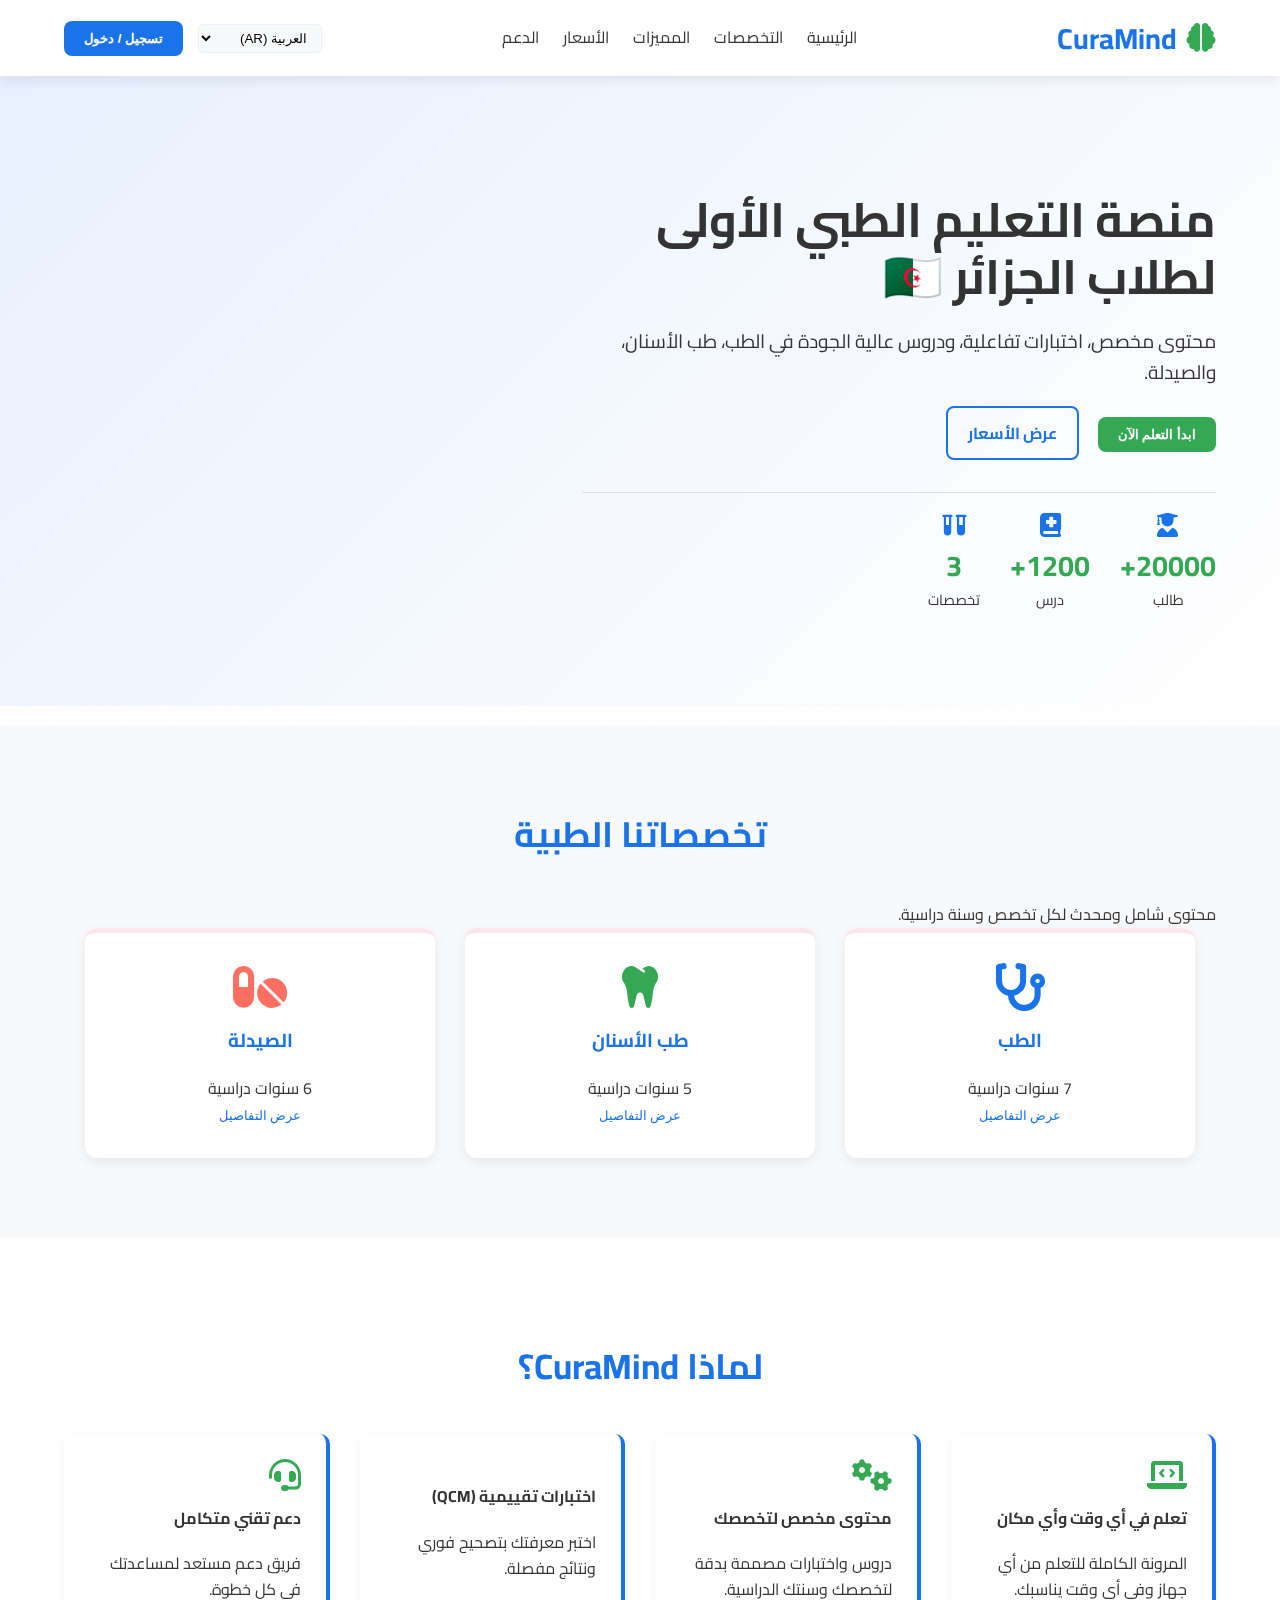
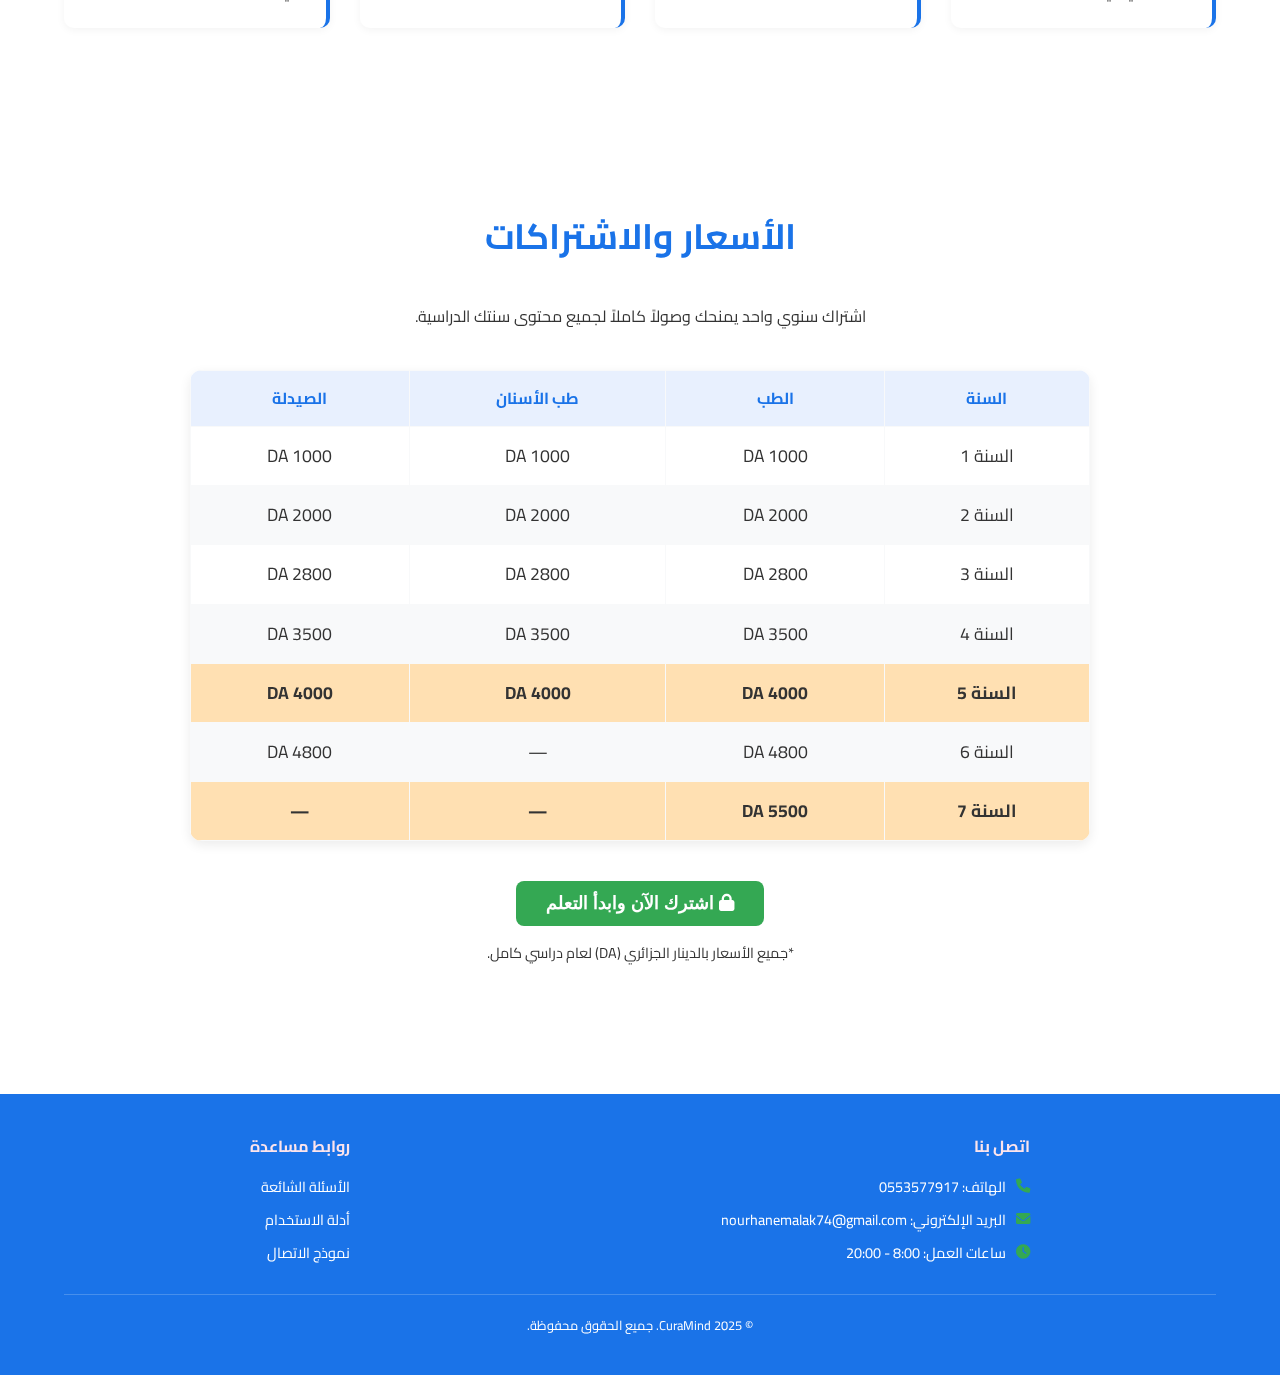
<file: CuraMind-platform/index.html>
<!DOCTYPE html>
<html lang="ar">
<head>
    <meta charset="UTF-8">
    <meta name="viewport" content="width=device-width, initial-scale=1.0">
    <title data-lang-key="title">CuraMind | منصة التعليم الطبي الأولى في الجزائر</title>
    <link rel="stylesheet" href="styles.css">
    <link rel="stylesheet" href="https://cdnjs.cloudflare.com/ajax/libs/font-awesome/6.0.0-beta3/css/all.min.css">
    <link href="https://fonts.googleapis.com/css2?family=Cairo:wght@400;700&display=swap" rel="stylesheet">
</head>
<body>

    <header id="main-header">
        <div class="logo-container">
            <i class="fas fa-brain logo-icon"></i>
            <span class="logo-text">CuraMind</span>
        </div>
        <nav class="main-nav">
            <a href="index.html" data-lang-key="nav_home">الرئيسية</a>
            <a href="#specialties-section" data-lang-key="nav_specialties">التخصصات</a>
            <a href="#features-section" data-lang-key="nav_features">المميزات</a>
            <a href="#pricing-section" data-lang-key="nav_pricing">الأسعار</a>
            <a href="#support-section" data-lang-key="nav_support">الدعم</a>
        </nav>
        <div class="header-actions">
            <select id="language-switcher" class="lang-switcher">
                <option value="ar">العربية (AR)</option>
                <option value="fr">Français (FR)</option>
                <option value="en">English (EN)</option>
            </select>
            <button class="btn btn-primary" id="auth-btn" data-lang-key="btn_login_register">
                تسجيل / دخول
            </button>
        </div>
    </header>

    <section id="hero-section" class="section">
        <div class="hero-content">
            <h1 data-lang-key="hero_title">منصة التعليم الطبي الأولى لطلاب الجزائر 🇩🇿</h1>
            <p data-lang-key="hero_subtitle">محتوى مخصص، اختبارات تفاعلية، ودروس عالية الجودة في الطب، طب الأسنان، والصيدلة.</p>
            <div class="cta-buttons">
                <button class="btn btn-accent cta-btn" data-lang-key="btn_start_learning">ابدأ التعلم الآن</button>
                <a href="#pricing-section" class="btn btn-secondary cta-btn" data-lang-key="btn_view_pricing">عرض الأسعار</a>
            </div>
            <div class="stats-bar">
                <div class="stat-item">
                    <i class="fas fa-user-graduate"></i>
                    <span class="stat-number" id="students-count">20000+</span>
                    <span class="stat-label" data-lang-key="stat_students">طالب</span>
                </div>
                <div class="stat-item">
                    <i class="fas fa-book-medical"></i>
                    <span class="stat-number" id="lessons-count">1200+</span>
                    <span class="stat-label" data-lang-key="stat_lessons">درس</span>
                </div>
                <div class="stat-item">
                    <i class="fas fa-vials"></i>
                    <span class="stat-number" id="specialties-count">3</span>
                    <span class="stat-label" data-lang-key="stat_specialties">تخصصات</span>
                </div>
            </div>
        </div>
        </section>

    <section id="specialties-section" class="section">
        <h2 data-lang-key="sec_specialties_title">تخصصاتنا الطبية</h2>
        <p data-lang-key="sec_specialties_subtitle">محتوى شامل ومحدث لكل تخصص وسنة دراسية.</p>
        <div class="specialties-grid">
            <div class="specialty-card" data-specialty="medicine">
                <i class="fas fa-stethoscope card-icon"></i>
                <h3 data-lang-key="spec_med_title">الطب</h3>
                <p data-lang-key="spec_med_years">7 سنوات دراسية</p>
                <button class="btn btn-link" data-lang-key="btn_view_details">عرض التفاصيل</button>
            </div>
            <div class="specialty-card" data-specialty="dentistry">
                <i class="fas fa-tooth card-icon"></i>
                <h3 data-lang-key="spec_dent_title">طب الأسنان</h3>
                <p data-lang-key="spec_dent_years">5 سنوات دراسية</p>
                <button class="btn btn-link" data-lang-key="btn_view_details">عرض التفاصيل</button>
            </div>
            <div class="specialty-card" data-specialty="pharmacy">
                <i class="fas fa-pills card-icon"></i>
                <h3 data-lang-key="spec_pharm_title">الصيدلة</h3>
                <p data-lang-key="spec_pharm_years">6 سنوات دراسية</p>
                <button class="btn btn-link" data-lang-key="btn_view_details">عرض التفاصيل</button>
            </div>
        </div>
    </section>

    <section id="features-section" class="section">
        <h2 data-lang-key="sec_features_title">لماذا CuraMind؟</h2>
        <div class="features-grid">
            <div class="feature-item">
                <i class="fas fa-laptop-code"></i>
                <h4 data-lang-key="feat_time_title">تعلم في أي وقت وأي مكان</h4>
                <p data-lang-key="feat_time_desc">المرونة الكاملة للتعلم من أي جهاز وفي أي وقت يناسبك.</p>
            </div>
            <div class="feature-item">
                <i class="fas fa-cogs"></i>
                <h4 data-lang-key="feat_custom_title">محتوى مخصص لتخصصك</h4>
                <p data-lang-key="feat_custom_desc">دروس واختبارات مصممة بدقة لتخصصك وسنتك الدراسية.</p>
            </div>
            <div class="feature-item">
                <i class="fas fa-clipboard-question"></i>
                <h4 data-lang-key="feat_qcm_title">اختبارات تقييمية (QCM)</h4>
                <p data-lang-key="feat_qcm_desc">اختبر معرفتك بتصحيح فوري ونتائج مفصلة.</p>
            </div>
            <div class="feature-item">
                <i class="fas fa-headset"></i>
                <h4 data-lang-key="feat_support_title">دعم تقني متكامل</h4>
                <p data-lang-key="feat_support_desc">فريق دعم مستعد لمساعدتك في كل خطوة.</p>
            </div>
        </div>
    </section>

    <section id="pricing-section" class="section">
        <h2 data-lang-key="sec_pricing_title"><i class="fas fa-money-bill-wave"></i> الأسعار والاشتراكات</h2>
        <p data-lang-key="sec_pricing_subtitle">اشتراك سنوي واحد يمنحك وصولاً كاملاً لجميع محتوى سنتك الدراسية.</p>

        <div class="pricing-table-container">
            <table class="pricing-table">
                <thead>
                    <tr>
                        <th data-lang-key="table_year">السنة</th>
                        <th data-lang-key="spec_med_title">الطب</th>
                        <th data-lang-key="spec_dent_title">طب الأسنان</th>
                        <th data-lang-key="spec_pharm_title">الصيدلة</th>
                    </tr>
                </thead>
                <tbody id="pricing-table-body">
                    </tbody>
            </table>
        </div>
        
        <div class="payment-cta">
            <button class="btn btn-accent cta-btn" id="subscribe-cta-btn" onclick="document.getElementById('auth-btn').click()">
                <i class="fas fa-lock"></i> <span data-lang-key="btn_secure_subscribe">اشترك الآن وابدأ التعلم</span>
            </button>
            <p data-lang-key="payment_note" style="margin-top: 15px; font-size: 0.9em;">*جميع الأسعار بالدينار الجزائري (DA) لعام دراسي كامل.</p>
        </div>
    </section>
    
    <footer id="support-section">
        <div class="footer-content">
            <div class="contact-info">
                <h4 data-lang-key="footer_contact">اتصل بنا</h4>
                <p><i class="fas fa-phone"></i> <span data-lang-key="footer_phone">الهاتف: 0553577917</span></p>
                <p><i class="fas fa-envelope"></i> <span data-lang-key="footer_email">البريد الإلكتروني: nourhanemalak74@gmail.com</span></p>
                <p><i class="fas fa-clock"></i> <span data-lang-key="footer_hours">ساعات العمل: 8:00 - 20:00</span></p>
            </div>
            <div class="help-links">
                <h4 data-lang-key="footer_help">روابط مساعدة</h4>
                <ul>
                    <li><a href="#" data-lang-key="link_faq">الأسئلة الشائعة</a></li>
                    <li><a href="#" data-lang-key="link_guides">أدلة الاستخدام</a></li>
                    <li><a href="#" data-lang-key="link_contact_form">نموذج الاتصال</a></li>
                </ul>
            </div>
        </div>
        <div class="footer-bottom">
            <p>&copy; 2025 CuraMind. <span data-lang-key="footer_rights">جميع الحقوق محفوظة.</span></p>
        </div>
    </footer>

    <script src="payment.js"></script>
    <script src="app.js"></script>
    <script src="auth.js"></script>
    <script>
        // تحميل جدول الأسعار عند تحميل الصفحة (يتطلب بيانات PRICING من payment.js)
        document.addEventListener('DOMContentLoaded', () => {
            const pricingBody = document.getElementById('pricing-table-body');
            const pricingData = window.PRICING;
            const maxYears = 7;
            
            if (pricingBody && pricingData) {
                for (let year = 1; year <= maxYears; year++) {
                    const row = pricingBody.insertRow();
                    row.innerHTML = `
                        <td>السنة ${year}</td>
                        <td data-price-spec="medicine">${pricingData.medicine[year] ? `${pricingData.medicine[year]} ${pricingData.currency}` : '—'}</td>
                        <td data-price-spec="dentistry">${pricingData.dentistry[year] ? `${pricingData.dentistry[year]} ${pricingData.currency}` : '—'}</td>
                        <td data-price-spec="pharmacy">${pricingData.pharmacy[year] ? `${pricingData.pharmacy[year]} ${pricingData.currency}` : '—'}</td>
                    `;
                    
                    if (year === maxYears || (year === 5 && pricingData.dentistry[year])) {
                        row.classList.add('highlight-row');
                    }
                }
            }
        });
    </script>
</body>
</html>
</file>
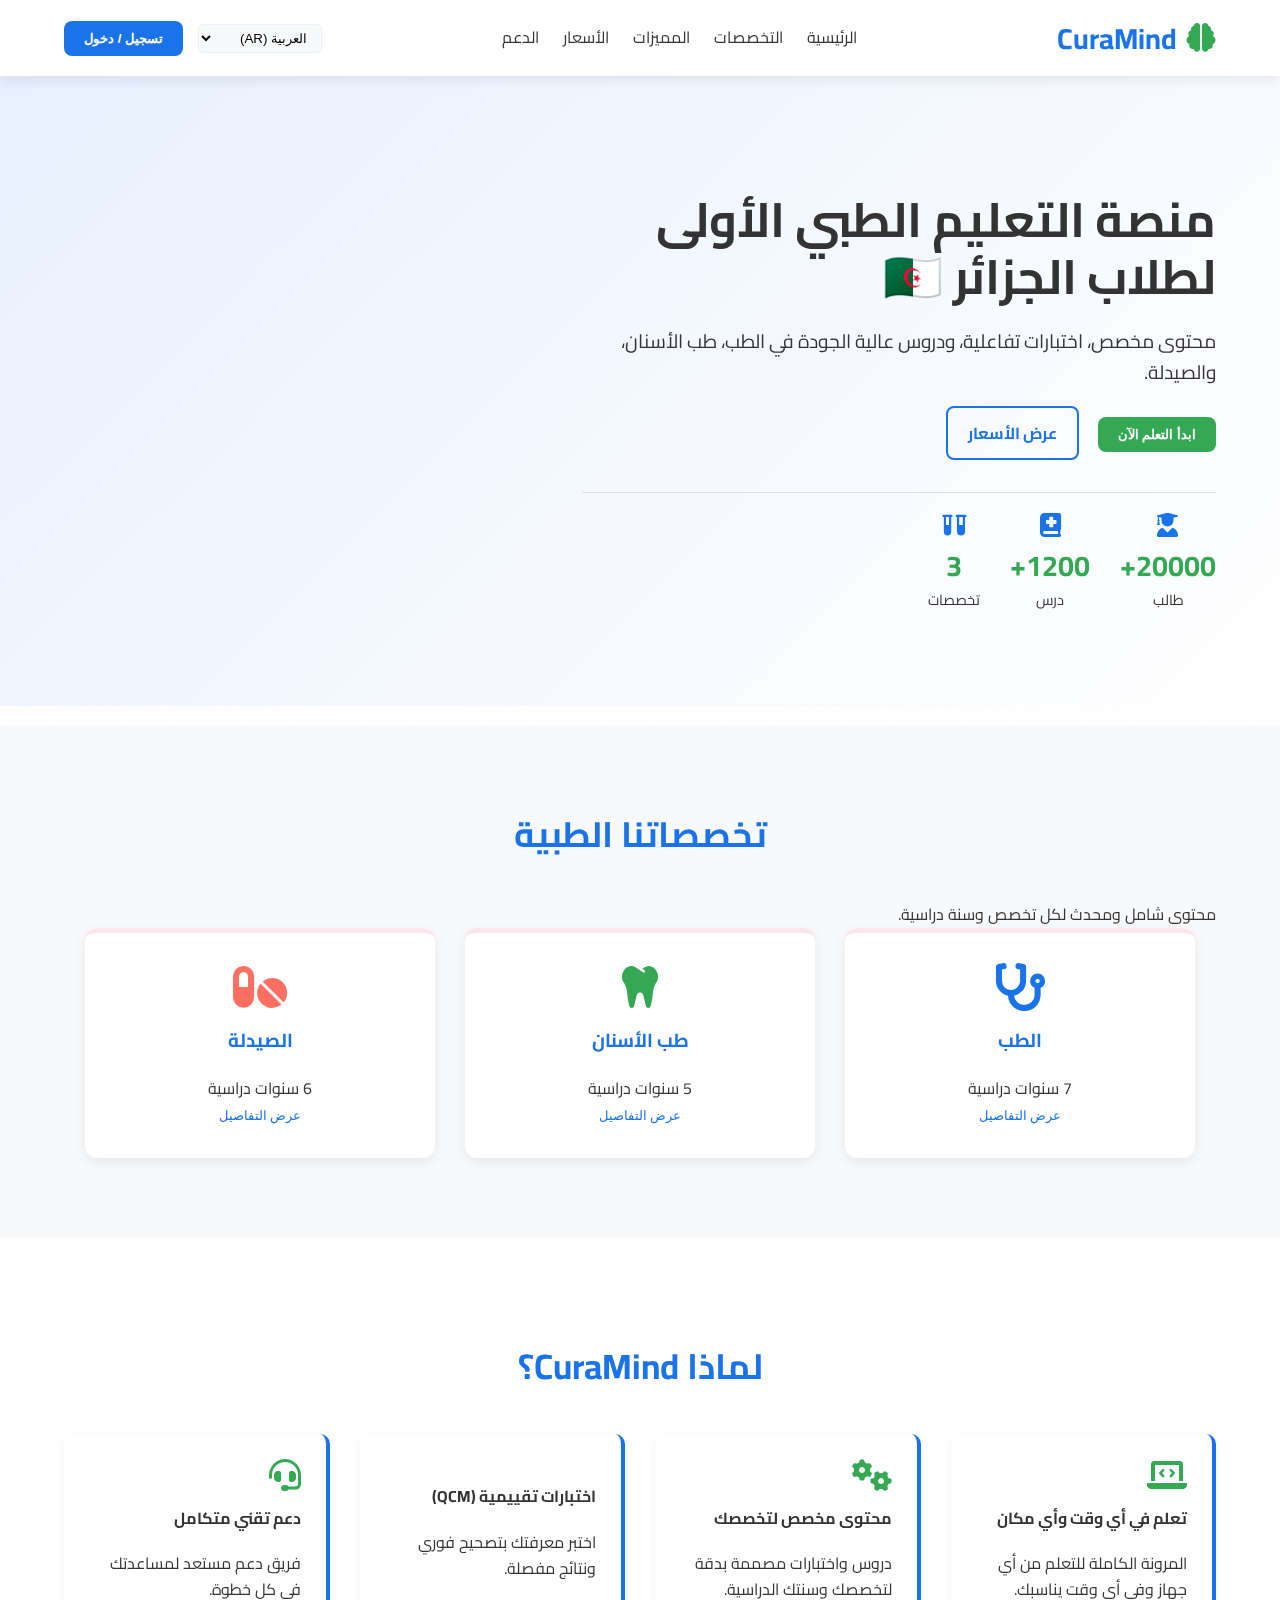
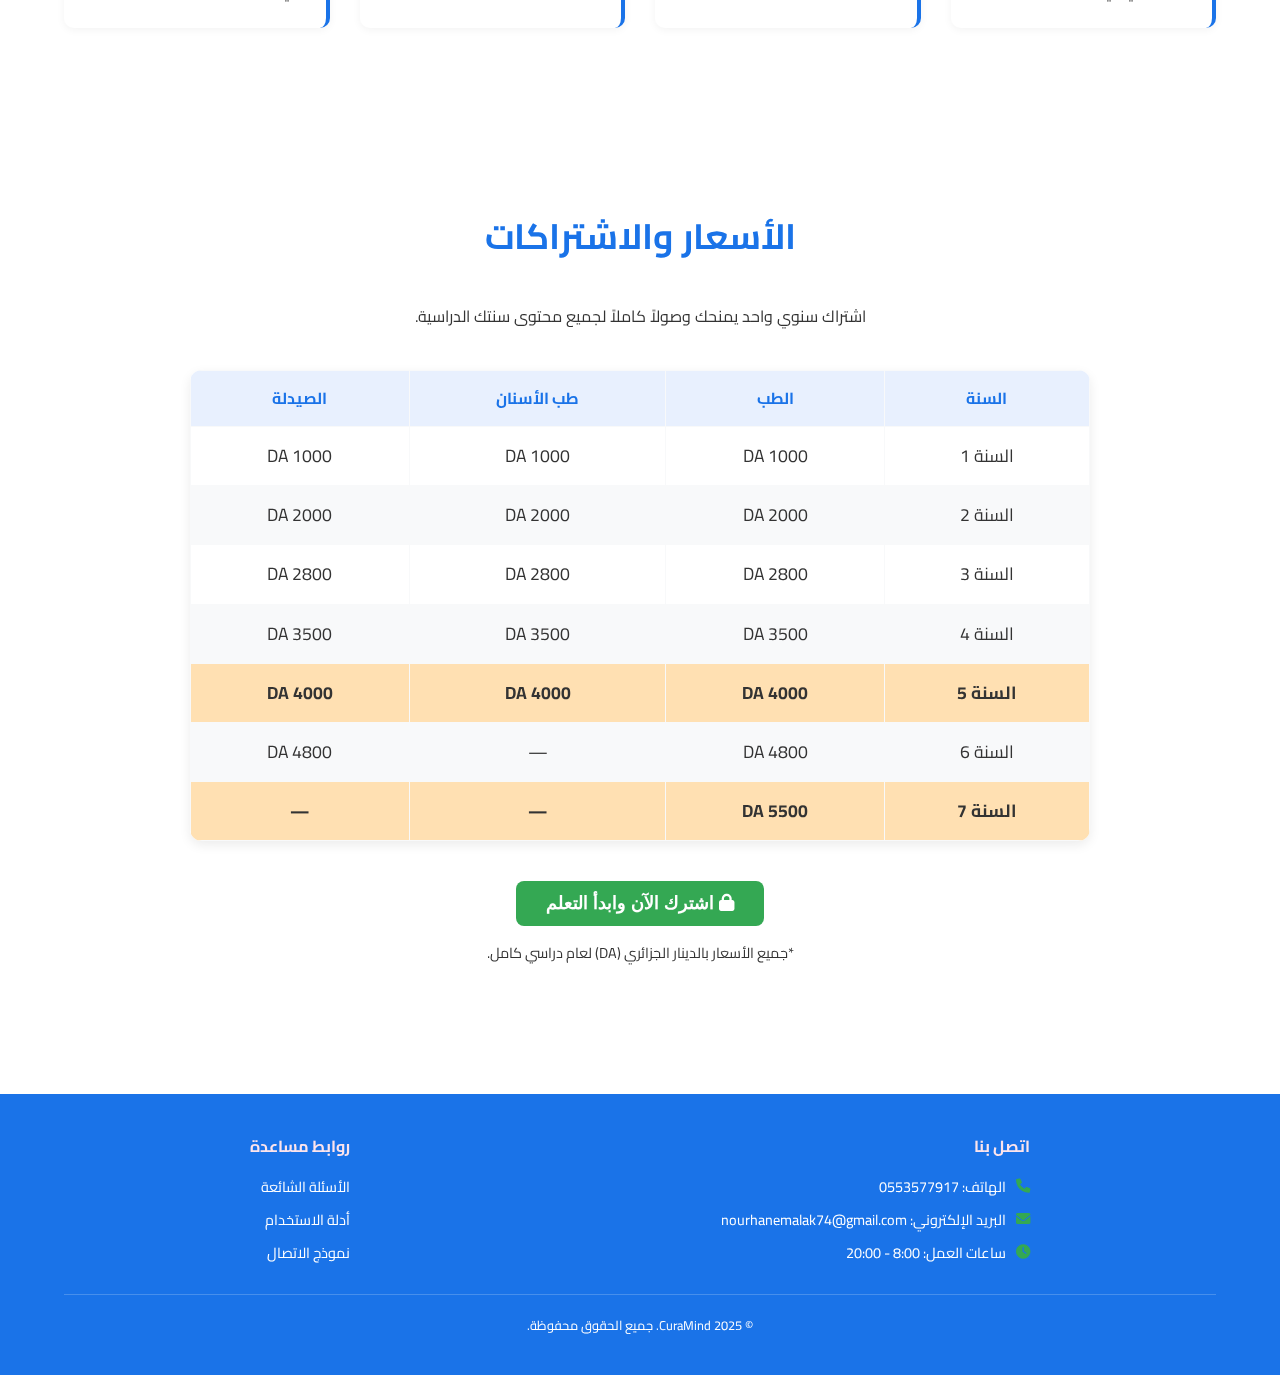
<file: CuraMind-platform/dashboard.html>
<!DOCTYPE html>
<html lang="ar">
<head>
    <meta charset="UTF-8">
    <meta name="viewport" content="width=device-width, initial-scale=1.0">
    <title data-lang-key="admin_dash_title">لوحة المشرف | CuraMind</title>
    <link rel="stylesheet" href="styles.css">
    <link rel="stylesheet" href="https://cdnjs.cloudflare.com/ajax/libs/font-awesome/6.0.0-beta3/css/all.min.css">
    <link href="https://fonts.googleapis.com/css2?family=Cairo:wght@400;700&display=swap" rel="stylesheet">
    <style>
        /* تصميم خاص بلوحة المشرف */
        .dashboard-container { display: flex; min-height: 100vh; }
        .sidebar { width: 280px; background-color: #34495e; color: var(--medical-white); padding: 20px; box-shadow: 2px 0 10px rgba(0, 0, 0, 0.3); position: sticky; top: 0; height: 100vh; }
        .sidebar h3 { color: var(--accent-green); }
        .main-content { flex-grow: 1; padding: 40px; background-color: var(--professional-gray); }
        .action-card { background-color: var(--medical-white); padding: 20px; border-radius: 10px; margin-bottom: 20px; box-shadow: var(--shadow-light); border-right: 5px solid var(--medical-blue); }
        .form-group { margin-bottom: 15px; }
        .form-group label { display: block; margin-bottom: 5px; font-weight: 700; }
        .form-group input[type="text"], .form-group textarea, .form-group select, .form-group input[type="number"] { width: 100%; padding: 10px; border: 1px solid #ccc; border-radius: 5px; }
        .content-table { width: 100%; border-collapse: collapse; margin-top: 20px; }
        .content-table th, .content-table td { border: 1px solid #ddd; padding: 12px; text-align: right; }
        .content-table th { background-color: var(--soft-blue); color: var(--medical-blue); }
    </style>
</head>
<body>
    <div class="dashboard-container">
        <aside class="sidebar">
            <div class="logo-container" style="justify-content: center; margin-bottom: 30px;">
                <i class="fas fa-user-shield logo-icon" style="color: var(--soft-pink);"></i>
                <span class="logo-text">Admin</span>
            </div>
            <h3 data-lang-key="admin_welcome">لوحة تحكم المشرف</h3>
            <nav id="sidebar-nav">
                <a href="#content" onclick="showSection('content')"><i class="fas fa-list-ul"></i> <span data-lang-key="admin_nav_content">إدارة المحتوى</span></a>
                <a href="#add-lesson" onclick="showSection('add-lesson')"><i class="fas fa-plus-circle"></i> <span data-lang-key="admin_nav_add">إضافة درس جديد</span></a>
                <a href="#payments" onclick="showSection('payments')"><i class="fas fa-money-check-alt"></i> <span data-lang-key="admin_nav_payments">إدارة الدفع</span></a>
                <a href="#users" onclick="showSection('users')"><i class="fas fa-users"></i> <span data-lang-key="admin_nav_users">إدارة المستخدمين</span></a>
            </nav>
            <button class="btn btn-secondary" onclick="window.logout()" style="width: 100%; margin-top: 50px;"><i class="fas fa-sign-out-alt"></i> <span data-lang-key="btn_logout">تسجيل الخروج</span></button>
        </aside>

        <main class="main-content">
            <h1 style="color: var(--medical-blue);" data-lang-key="admin_main_title">نظام إدارة منصة CuraMind</h1>
            
            <section id="content" class="action-card dashboard-section">
                <h2 data-lang-key="sec_manage_content">إدارة جميع الدروس</h2>
                <table class="content-table">
                    <thead>
                        <tr>
                            <th>ID</th>
                            <th data-lang-key="table_title">العنوان</th>
                            <th data-lang-key="table_spec">التخصص</th>
                            <th data-lang-key="table_year">السنة</th>
                            <th data-lang-key="table_actions">الإجراءات</th>
                        </tr>
                    </thead>
                    <tbody id="content-table-body">
                        </tbody>
                </table>
            </section>
            
            <section id="add-lesson" class="action-card dashboard-section" style="display:none;">
                <h2 data-lang-key="sec_add_lesson">إضافة/تعديل درس</h2>
                <form id="lesson-form">
                    <input type="hidden" id="lesson-id">
                    <div class="form-group">
                        <label for="lesson-title" data-lang-key="label_title">عنوان الدرس:</label>
                        <input type="text" id="lesson-title" required>
                    </div>
                    <div class="form-group">
                        <label for="lesson-specialty" data-lang-key="label_specialty">التخصص:</label>
                        <select id="lesson-specialty" required>
                            <option value="medicine" data-lang-key="spec_med_title">الطب</option>
                            <option value="dentistry" data-lang-key="spec_dent_title">طب الأسنان</option>
                            <option value="pharmacy" data-lang-key="spec_pharm_title">الصيدلة</option>
                        </select>
                    </div>
                    <div class="form-group">
                        <label for="lesson-year" data-lang-key="label_year">السنة الدراسية (1-7):</label>
                        <input type="number" id="lesson-year" min="1" max="7" required>
                    </div>
                    <div class="form-group">
                        <label for="lesson-content" data-lang-key="label_content">المحتوى النصي:</label>
                        <textarea id="lesson-content" rows="6" required></textarea>
                    </div>
                    <div class="form-group">
                        <label for="lesson-video" data-lang-key="label_video_url">رابط فيديو (YouTube Embed):</label>
                        <input type="text" id="lesson-video">
                    </div>
                    <div class="form-group">
                        <label for="lesson-qcm" data-lang-key="label_qcm">اختبارات QCM (JSON):</label>
                        <textarea id="lesson-qcm" rows="4"></textarea>
                    </div>
                    <button type="submit" class="btn btn-accent"><i class="fas fa-save"></i> <span data-lang-key="btn_save_lesson">حفظ الدرس</span></button>
                    <button type="button" class="btn btn-secondary" onclick="resetForm()"><i class="fas fa-times-circle"></i> <span data-lang-key="btn_cancel">إلغاء</span></button>
                    <button type="button" class="btn btn-primary" onclick="window.previewLesson()"><i class="fas fa-eye"></i> <span data-lang-key="btn_preview">معاينة</span></button>
                </form>
            </section>

            <section id="payments" class="action-card dashboard-section" style="display:none;">
                <h2 data-lang-key="sec_manage_payments">إدارة نظام الدفع</h2>
                <p data-lang-key="payment_mock_desc">هنا يتم إدارة سجلات المدفوعات وتحديث حالة اشتراكات الطلاب.</p>
                <h4 data-lang-key="payment_pricing_table">جدول الأسعار الحالي:</h4>
                <pre id="pricing-display"></pre>
                <button class="btn btn-primary" onclick="alert('سيتم فتح واجهة تعديل الأسعار')"><i class="fas fa-edit"></i> <span data-lang-key="btn_edit_pricing">تعديل الأسعار</span></button>
            </section>

            <section id="users" class="action-card dashboard-section" style="display:none;">
                <h2 data-lang-key="sec_manage_users">إدارة المستخدمين</h2>
                <p data-lang-key="users_mock_desc">هنا يتم عرض قائمة الطلاب وإدارة صلاحيات المشرفين وحالة الاشتراكات.</p>
                <p>يمكن للمشرفين الإطلاع على قائمة المستخدمين هنا (يتم تخزينهم في localStorage)</p>
            </section>

        </main>
    </div>
    <script src="app.js"></script>
    <script src="auth.js"></script>
    <script src="content-manager.js"></script>
    <script>
        // التحقق من صلاحيات المشرف والتوجيه
        document.addEventListener('DOMContentLoaded', () => {
            const user = JSON.parse(localStorage.getItem('curamind_session'));
            
            if (!user || user.role !== 'admin') {
                alert("غير مصرح لك بالوصول. يرجى تسجيل الدخول كمشرف.");
                window.location.href = 'index.html';
                return;
            }
            
            window.loadContentTable();
            document.getElementById('pricing-display').textContent = JSON.stringify(window.PRICING, null, 2);
            window.showSection('content'); 
        });
        
        window.showSection = function(sectionId) {
            document.querySelectorAll('.dashboard-section').forEach(sec => sec.style.display = 'none');
            document.getElementById(sectionId).style.display = 'block';
            
            document.querySelectorAll('#sidebar-nav a').forEach(a => a.classList.remove('active'));
            document.querySelector(`a[href="#${sectionId}"]`).classList.add('active');
        }

        window.resetForm = function() {
            document.getElementById('lesson-form').reset();
            document.getElementById('lesson-id').value = '';
        }
        
        window.previewLesson = function() {
            const title = document.getElementById('lesson-title').value;
            const content = document.getElementById('lesson-content').value;
            alert(`معاينة الدرس:\nالعنوان: ${title}\nالمحتوى (أول 50 حرف): ${content.substring(0, 50)}...`);
        }
    </script>
</body>
</html>
</file>
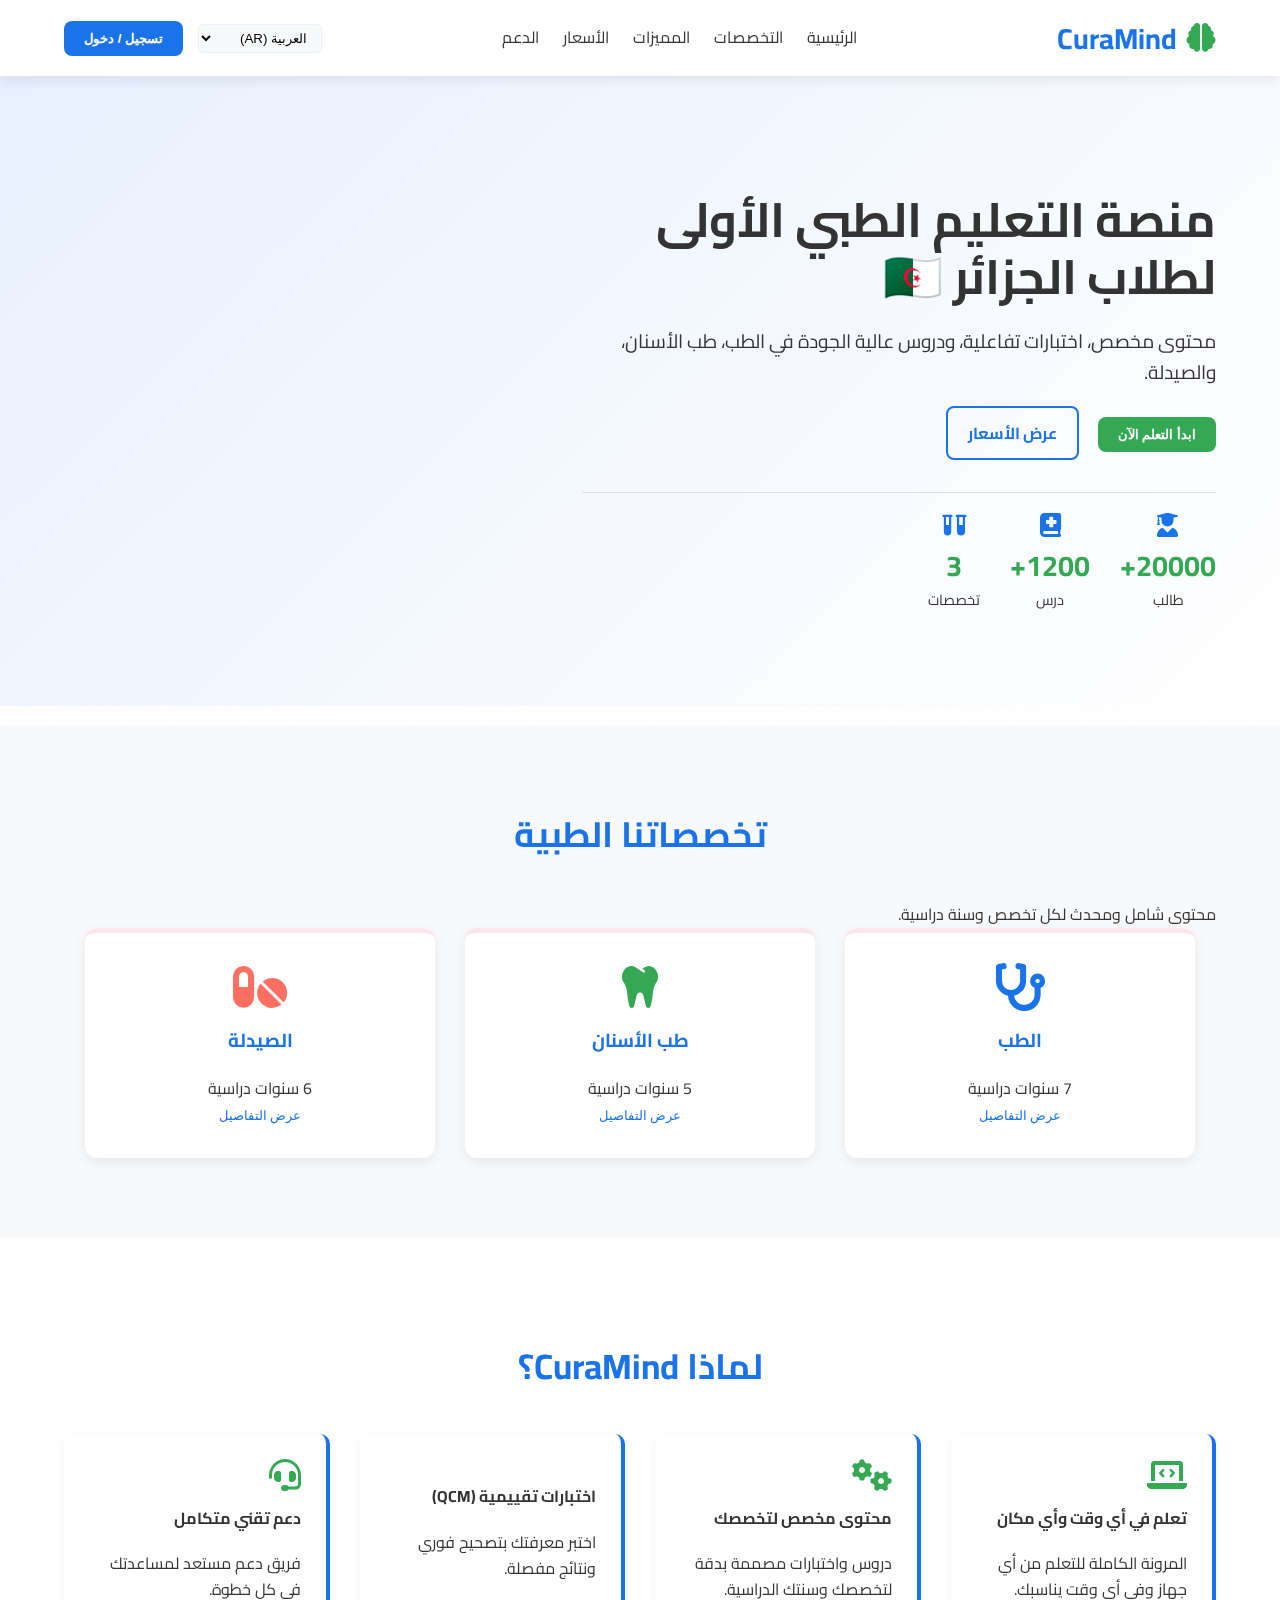
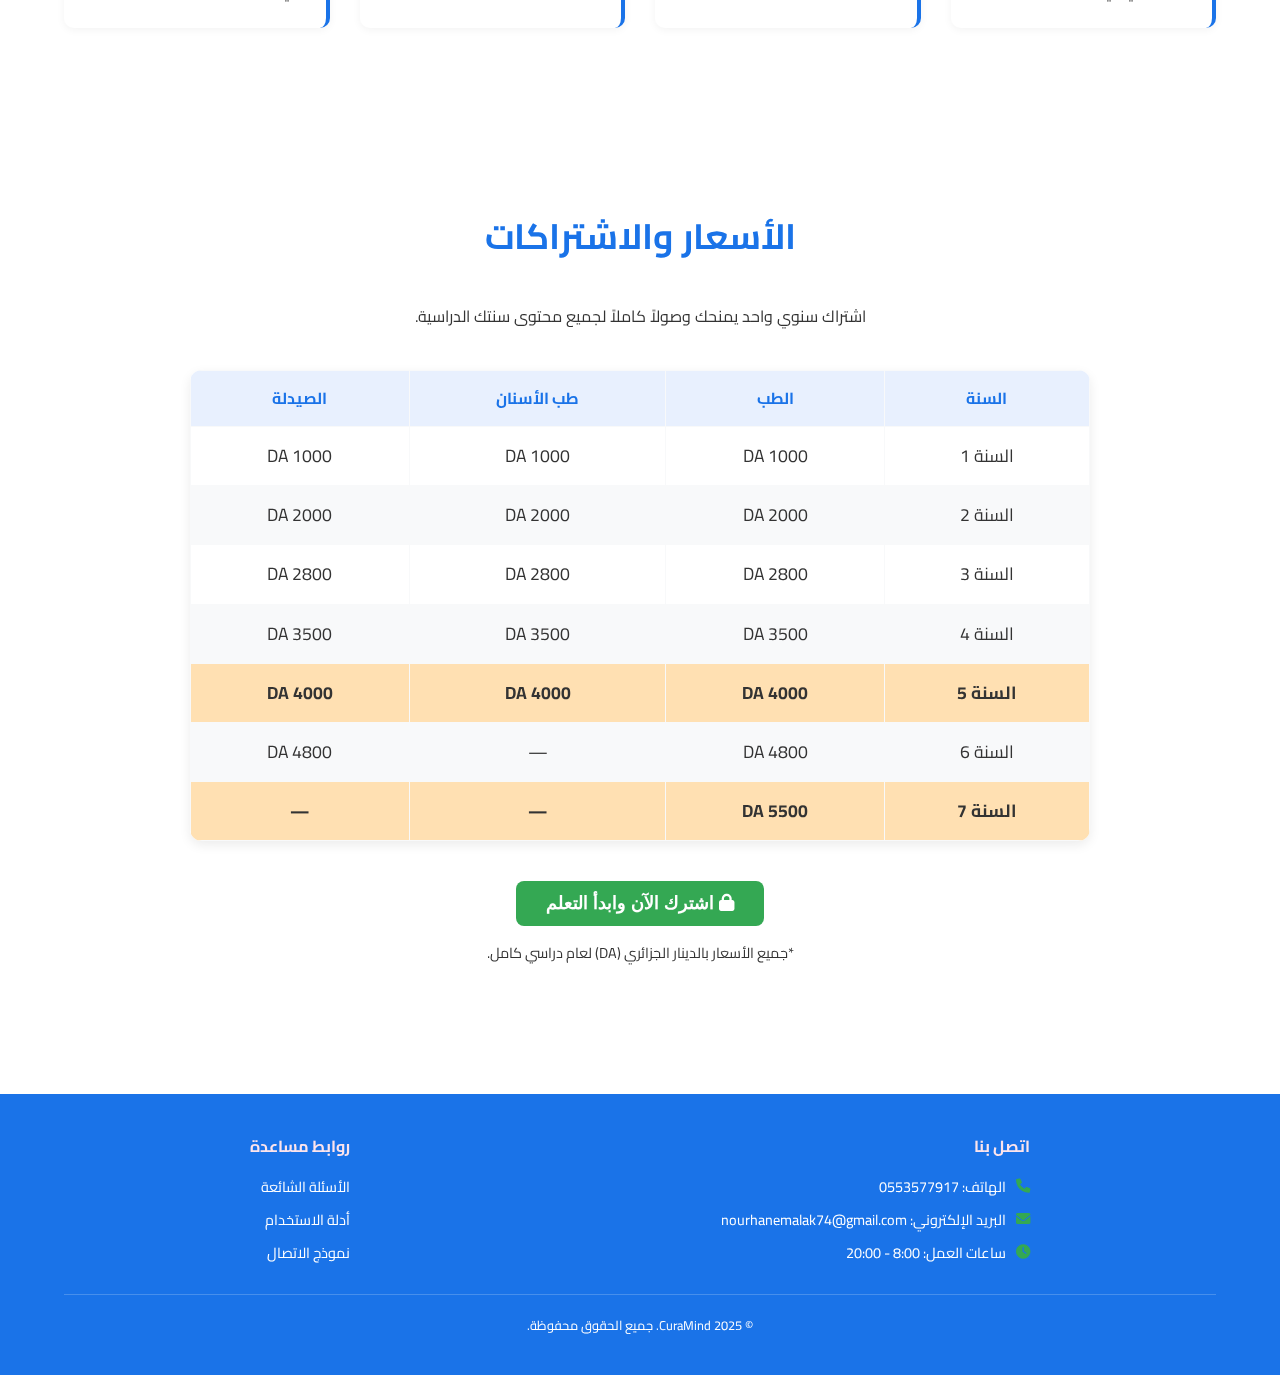
<file: CuraMind-platform/student-dashboard.html>
<!DOCTYPE html>
<html lang="ar">
<head>
    <meta charset="UTF-8">
    <meta name="viewport" content="width=device-width, initial-scale=1.0">
    <title data-lang-key="student_dash_title">لوحة الطالب | CuraMind</title>
    <link rel="stylesheet" href="styles.css">
    <link rel="stylesheet" href="https://cdnjs.cloudflare.com/ajax/libs/font-awesome/6.0.0-beta3/css/all.min.css">
    <link href="https://fonts.googleapis.com/css2?family=Cairo:wght@400;700&display=swap" rel="stylesheet">
    <style>
        /* تصميم خاص بلوحة الطالب */
        .dashboard-container { display: flex; min-height: 100vh; }
        .sidebar { width: 250px; background-color: var(--medical-blue); color: var(--medical-white); padding: 20px; box-shadow: 2px 0 10px rgba(0, 0, 0, 0.2); position: sticky; top: 0; height: 100vh; }
        .sidebar h3 { border-bottom: 2px solid var(--accent-green); padding-bottom: 10px; margin-bottom: 30px; color: var(--medical-white); text-align: center; }
        .sidebar a { display: block; color: var(--medical-white); padding: 10px; margin-bottom: 10px; border-radius: 5px; transition: background-color 0.3s; }
        .sidebar a:hover, .sidebar a.active { background-color: rgba(255, 255, 255, 0.1); color: var(--soft-pink); }
        .main-content { flex-grow: 1; padding: 40px; background-color: var(--professional-gray); }
        .welcome-card { background: linear-gradient(90deg, var(--medical-blue), #2c88f1); color: var(--medical-white); padding: 30px; border-radius: 15px; margin-bottom: 40px; box-shadow: var(--shadow-light); }
        .stats-grid { display: grid; grid-template-columns: repeat(auto-fit, minmax(200px, 1fr)); gap: 20px; margin-bottom: 40px; }
        .stat-box { background-color: var(--medical-white); padding: 20px; border-radius: 10px; box-shadow: 0 4px 6px rgba(0, 0, 0, 0.05); border-right: 5px solid var(--accent-green); }
        .stat-box .number { font-size: 2rem; font-weight: 700; color: var(--medical-blue); }
        .lesson-card { background-color: var(--medical-white); border-radius: 8px; margin-bottom: 15px; padding: 15px; box-shadow: 0 2px 4px rgba(0, 0, 0, 0.05); display: flex; justify-content: space-between; align-items: center; border-left: 5px solid var(--soft-blue); cursor: pointer; transition: transform 0.2s; }
        .lesson-card:hover { transform: translateX(-5px); border-left-color: var(--medical-blue); }
        #lesson-detail-view { background-color: var(--medical-white); padding: 20px; border-radius: 10px; margin-top: 30px; }
        .video-player-mock { background-color: #000; height: 400px; width: 100%; display: flex; justify-content: center; align-items: center; color: var(--medical-white); font-size: 1.5rem; margin-bottom: 20px; }
        .qcm-quiz { border-top: 2px dashed var(--soft-pink); padding-top: 20px; margin-top: 20px; }
    </style>
</head>
<body>
    <div class="dashboard-container">
        <aside class="sidebar">
            <div class="logo-container" style="justify-content: center; margin-bottom: 30px;">
                <i class="fas fa-brain logo-icon"></i>
                <span class="logo-text">CuraMind</span>
            </div>
            <div id="user-info">
                </div>
            <nav id="sidebar-nav">
                <a href="#lessons" class="active"><i class="fas fa-book-medical"></i> <span data-lang-key="dash_nav_lessons">دروسي</span></a>
                <a href="#progress"><i class="fas fa-chart-line"></i> <span data-lang-key="dash_nav_progress">تتبع التقدم</span></a>
                <a href="#qcm-tests"><i class="fas fa-clipboard-question"></i> <span data-lang-key="dash_nav_qcm">الاختبارات</span></a>
                <a href="#favorites"><i class="fas fa-star"></i> <span data-lang-key="dash_nav_favorites">المفضلة</span></a>
            </nav>
            <button class="btn btn-secondary" onclick="window.logout()" style="width: 100%; margin-top: 50px;"><i class="fas fa-sign-out-alt"></i> <span data-lang-key="btn_logout">تسجيل الخروج</span></button>
        </aside>

        <main class="main-content">
            <header class="welcome-card">
                <h1 data-lang-key="dash_welcome">مرحباً بك أيها الطالب!</h1>
                <p data-lang-key="dash_info" id="student-summary"></p>
                <div id="subscription-status"></div>
            </header>

            <div class="stats-grid">
                <div class="stat-box">
                    <div class="number" id="lessons-completed-count">0</div>
                    <div data-lang-key="stat_lessons_comp">درس مكتمل</div>
                </div>
                <div class="stat-box">
                    <div class="number" id="qcm-avg-score">0%</div>
                    <div data-lang-key="stat_qcm_avg">متوسط درجات الاختبار</div>
                </div>
                <div class="stat-box">
                    <div class="number" id="time-spent">0h</div>
                    <div data-lang-key="stat_time_spent">وقت الدراسة (شهري)</div>
                </div>
            </div>

            <section id="lessons">
                <h2 data-lang-key="sec_lessons_title"><i class="fas fa-book"></i> دروسي المخصصة</h2>
                <div id="lessons-list">
                    </div>
            </section>
            
            <section id="lesson-detail-view" style="display:none;">
                <h2 id="lesson-detail-title"></h2>
                <div class="video-player-mock" id="video-player">مشغل فيديو يوتيوب متكامل (Mock)</div>
                <div id="lesson-content-text"></div>
                <button class="btn btn-accent" id="complete-lesson-btn" style="margin-top: 15px;"><i class="fas fa-check-circle"></i> <span data-lang-key="btn_mark_complete">أكملت هذا الدرس</span></button>
            
                <div class="qcm-quiz" id="qcm-section">
                    <h3 data-lang-key="qcm_title">اختبار تقييمي للدرس</h3>
                    <div id="quiz-questions">
                        </div>
                    <div id="quiz-timer"></div>
                    <button class="btn btn-primary" id="submit-quiz-btn" style="display: none;"><i class="fas fa-paper-plane"></i> <span data-lang-key="btn_submit_quiz">إرسال الإجابات</span></button>
                    <div id="quiz-results"></div>
                </div>
            </section>

        </main>
    </div>
    <script src="app.js"></script>
    <script src="auth.js"></script>
    <script src="content-manager.js"></script>
    <script>
        document.addEventListener('DOMContentLoaded', () => {
            const user = JSON.parse(localStorage.getItem('curamind_session'));
            
            if (!user || user.role !== 'student') {
                alert("غير مصرح لك بالوصول. يرجى تسجيل الدخول كطالب.");
                window.location.href = 'index.html';
                return;
            }

            // تحديث معلومات الطالب
            document.getElementById('student-summary').textContent = `التخصص: ${user.specialty.toUpperCase()} | السنة: ${user.year}`;

            // جلب وعرض الدروس المخصصة
            const studentLessons = window.filterContent(user.specialty, user.year);
            const lessonsList = document.getElementById('lessons-list');
            
            if (studentLessons.length === 0) {
                lessonsList.innerHTML = `<p style="color: #666;">لا توجد دروس متاحة حاليًا لهذا التخصص والسنة. حاول لاحقاً!</p>`;
            } else {
                lessonsList.innerHTML = '';
                studentLessons.forEach(lesson => {
                    const card = document.createElement('div');
                    card.className = 'lesson-card';
                    card.innerHTML = `
                        <span><i class="fas fa-flask"></i> ${lesson.title}</span>
                        <button class="btn-link" onclick="window.displayLessonDetail('${lesson.id}')"><i class="fas fa-eye"></i> عرض</button>
                    `;
                    lessonsList.appendChild(card);
                });
            }

            // محاكاة الإحصائيات (يمكن تطويرها مستقبلاً لتكون ديناميكية)
            document.getElementById('lessons-completed-count').textContent = '5';
            document.getElementById('qcm-avg-score').textContent = '78%';
            document.getElementById('time-spent').textContent = '15h 30m';
            
        });
        
        // دالة عرض تفاصيل الدرس
        window.displayLessonDetail = function(lessonId) {
            const lessonDetailView = document.getElementById('lesson-detail-view');
            const lesson = window.getAllLessons().find(l => l.id === lessonId);
            
            if (lesson) {
                document.getElementById('lesson-detail-title').textContent = lesson.title;
                document.getElementById('lesson-content-text').innerHTML = `
                    <h4>ملخص الدرس:</h4>
                    <p>${lesson.content}</p>
                    <p style="color: gray;">*صور توضيحية (Mock)</p>
                `;
                
                // تضمين مشغل الفيديو (باستخدام رابط Embed)
                const videoUrl = lesson.video_url || "https://www.youtube.com/embed/dQw4w9WgXcQ"; 
                document.getElementById('video-player').innerHTML = `
                    <iframe width="100%" height="100%" src="${videoUrl}" frameborder="0" allowfullscreen></iframe>
                `;
                
                // محاكاة قسم الاختبار (QCM)
                document.getElementById('quiz-questions').innerHTML = `<p>سيتم تحميل أسئلة QCM لـ "${lesson.title}" (${lesson.qcm_data ? lesson.qcm_data.length : 0} أسئلة)...</p>`;
                document.getElementById('submit-quiz-btn').style.display = 'block';
                
                lessonDetailView.style.display = 'block';
                lessonDetailView.scrollIntoView({ behavior: 'smooth' });
            }
        };
    </script>
</body>
</html>
</file>
<file: CuraMind-platform/styles.css>
/* Custom CSS Variables (الألوان الرئيسية) */
:root {
    --medical-blue: #1a73e8;       /* اللون الأزرق الطبي */
    --soft-blue: #e8f0fe;          /* أزرق فاتح */
    --medical-white: #ffffff;      /* أبيض نقي */
    --soft-pink: #fce4ec;          /* وردي ناعم */
    --professional-gray: #f8f9fa;  /* رمزي محترف */
    --accent-green: #34a853;       /* أخضر للتأكيد */
    --text-color: #333;
    --shadow-light: 0 4px 12px rgba(0, 0, 0, 0.08);
    --shadow-hover: 0 8px 16px rgba(0, 0, 0, 0.15);
}

/* Base Styles & Typography */
* {
    box-sizing: border-box;
    margin: 0;
    padding: 0;
}

body {
    font-family: 'Cairo', sans-serif;
    color: var(--text-color);
    line-height: 1.6;
    background-color: var(--medical-white);
    text-align: right; 
    direction: rtl; 
}

a {
    text-decoration: none;
    color: var(--medical-blue);
}

/* Background Medical Pattern */
body::before {
    content: '';
    position: fixed;
    top: 0;
    left: 0;
    width: 100%;
    height: 100%;
    background-image: url("data:image/svg+xml,%3Csvg width='60' height='60' viewBox='0 0 60 60' xmlns='http://www.w3.org/2000/svg'%3E%3Cg fill='none' fill-rule='evenodd'%3E%3Cg fill='%23e8f0fe' fill-opacity='0.5'%3E%3Cpath d='M36 34L26 24V0h10v34zM50 14L40 4V0h10v14zM58 24L48 14V0h10v24zM60 49L50 39V0h10v49zM30 49L20 39V0h10v49zM18 64L8 54V0h10v64zM0 64L-10 54V0h10v64z'/%3E%3Cpath d='M10 60L0 50V20h10v40zM40 60L30 50V20h10v40zM25 60L15 50V20h10v40zM55 60L45 50V20h10v40z'/%3E%3C/g%3E%3C/g%3E%3C/svg%3E"); 
    z-index: -1;
    opacity: 0.1;
}

/* Header Styles */
#main-header {
    display: flex;
    justify-content: space-between;
    align-items: center;
    padding: 15px 5%;
    background-color: var(--medical-white);
    box-shadow: var(--shadow-light);
    position: sticky;
    top: 0;
    z-index: 1000;
}

.logo-container {
    display: flex;
    align-items: center;
    font-size: 1.8rem;
    font-weight: 700;
    color: var(--medical-blue);
}

.logo-icon {
    margin-left: 10px; 
    color: var(--accent-green);
}

.main-nav a {
    margin-right: 20px;
    color: var(--text-color);
    font-weight: 400;
    transition: color 0.3s;
}

.main-nav a:hover {
    color: var(--medical-blue);
}

.header-actions {
    display: flex;
    align-items: center;
}

.lang-switcher {
    padding: 5px 10px;
    border: 1px solid var(--soft-blue);
    border-radius: 5px;
    background-color: var(--professional-gray);
    margin-left: 15px; 
    cursor: pointer;
}

/* Buttons (CTA, General) */
.btn {
    padding: 10px 20px;
    border: none;
    border-radius: 8px;
    font-weight: 700;
    cursor: pointer;
    transition: all 0.3s;
}

.btn-primary {
    background-color: var(--medical-blue);
    color: var(--medical-white);
}

.btn-primary:hover {
    background-color: #145cb8;
}

.btn-accent {
    background-color: var(--accent-green);
    color: var(--medical-white);
}

.btn-accent:hover {
    background-color: #2a7d43;
}

.btn-secondary {
    background-color: transparent;
    border: 2px solid var(--medical-blue);
    color: var(--medical-blue);
}

.btn-secondary:hover {
    background-color: var(--soft-blue);
}

.btn-link {
    color: var(--medical-blue);
    background: none;
    padding: 5px 0;
    font-weight: 400;
}

/* Sections Styling */
.section {
    padding: 80px 5%;
    margin-bottom: 20px;
    overflow: hidden;
}

h1, h2, h3, h4 {
    margin-bottom: 20px;
    color: var(--medical-blue);
    font-weight: 700;
}

h2 {
    font-size: 2.2rem;
    text-align: center;
    margin-bottom: 40px;
}

/* Hero Section */
#hero-section {
    display: flex;
    align-items: center;
    justify-content: space-between;
    min-height: 70vh;
    background-color: var(--soft-blue);
    padding-top: 100px;
    position: relative;
    background: linear-gradient(135deg, var(--soft-blue) 0%, var(--medical-white) 100%);
}

.hero-content {
    max-width: 55%;
}

#hero-section h1 {
    font-size: 3rem;
    line-height: 1.2;
    color: var(--text-color);
}

.hero-content p {
    font-size: 1.2rem;
    margin-bottom: 30px;
}

.cta-buttons .btn, .cta-buttons a {
    margin-left: 15px;
}

.stats-bar {
    display: flex;
    margin-top: 40px;
    gap: 30px;
    padding-top: 20px;
    border-top: 1px solid rgba(0, 0, 0, 0.1);
}

.stat-item {
    text-align: center;
}

.stat-item i {
    font-size: 1.5rem;
    color: var(--medical-blue);
    margin-bottom: 5px;
}

.stat-number {
    display: block;
    font-size: 1.8rem;
    font-weight: 700;
    color: var(--accent-green);
}

.stat-label {
    display: block;
    font-size: 0.9rem;
    color: var(--text-color);
}

/* Specialties Section */
#specialties-section {
    background-color: var(--professional-gray);
}

.specialties-grid {
    display: flex;
    gap: 30px;
    justify-content: center;
}

.specialty-card {
    background-color: var(--medical-white);
    padding: 30px;
    border-radius: 12px;
    box-shadow: var(--shadow-light);
    text-align: center;
    flex: 1;
    max-width: 350px;
    transition: transform 0.3s, box-shadow 0.3s;
    border-top: 5px solid var(--soft-pink);
}

.specialty-card:hover {
    transform: translateY(-10px) scale(1.03);
    box-shadow: var(--shadow-hover);
}

.card-icon {
    font-size: 3rem;
    color: var(--medical-blue);
    margin-bottom: 15px;
}

.specialty-card[data-specialty="dentistry"] .card-icon { color: var(--accent-green); }
.specialty-card[data-specialty="pharmacy"] .card-icon { color: #ff6f61; }

/* Features Section */
.features-grid {
    display: grid;
    grid-template-columns: repeat(auto-fit, minmax(250px, 1fr));
    gap: 30px;
}

.feature-item {
    background-color: var(--medical-white);
    padding: 25px;
    border-radius: 10px;
    box-shadow: 0 2px 8px rgba(0, 0, 0, 0.05);
    border-right: 4px solid var(--medical-blue); 
    transition: background-color 0.3s;
}

.feature-item i {
    font-size: 2rem;
    color: var(--accent-green);
    margin-bottom: 15px;
}

.feature-item h4 {
    margin-top: 0;
    color: var(--text-color);
}

/* Pricing Section Styles */
#pricing-section {
    background-color: var(--medical-white);
    padding: 80px 5%;
    text-align: center;
}

#pricing-section h2 i {
    color: var(--accent-green);
    margin-left: 10px;
}

.pricing-table-container {
    max-width: 900px;
    margin: 40px auto;
    overflow-x: auto;
    box-shadow: var(--shadow-light);
    border-radius: 12px;
}

.pricing-table {
    width: 100%;
    border-collapse: collapse;
    background-color: var(--medical-white);
    min-width: 600px;
}

.pricing-table th, .pricing-table td {
    padding: 15px;
    border: 1px solid var(--professional-gray);
}

.pricing-table th {
    background-color: var(--soft-blue);
    color: var(--medical-blue);
    font-weight: 700;
    text-transform: uppercase;
}

.pricing-table td {
    font-size: 1.1rem;
    color: var(--text-color);
}

.pricing-table tbody tr:nth-child(even) {
    background-color: var(--professional-gray);
}

.pricing-table tbody tr:hover {
    background-color: var(--soft-pink);
    transition: background-color 0.3s;
}

.pricing-table .highlight-row {
    font-weight: 700;
    background-color: #ffe0b2; 
}

.payment-cta {
    margin-top: 40px;
}

.payment-cta .btn {
    font-size: 1.1rem;
    padding: 12px 30px;
}


/* Footer & Support Section */
#support-section {
    background-color: var(--medical-blue);
    color: var(--medical-white);
    padding: 40px 5%;
    margin-top: 50px;
}

.footer-content {
    display: flex;
    justify-content: space-around;
    padding-bottom: 20px;
    border-bottom: 1px solid rgba(255, 255, 255, 0.2);
}

.footer-content h4 {
    color: var(--soft-pink);
    margin-bottom: 15px;
}

.footer-content p, .footer-content li {
    margin-bottom: 10px;
    font-size: 0.9rem;
    display: flex;
    align-items: center;
}

.footer-content i {
    margin-left: 10px;
    color: var(--accent-green);
}

.footer-content a {
    color: var(--medical-white);
    transition: color 0.3s;
}

.footer-content a:hover {
    color: var(--soft-pink);
}

.help-links ul {
    list-style: none;
    padding: 0;
}

.footer-bottom {
    text-align: center;
    padding-top: 20px;
    font-size: 0.8rem;
}

/* Responsive Design (التجاوبية) */
@media (max-width: 992px) {
    #hero-section {
        flex-direction: column;
        text-align: center;
        min-height: auto;
    }

    .hero-content {
        max-width: 100%;
        margin-bottom: 40px;
    }

    .cta-buttons {
        justify-content: center;
        display: flex;
    }

    .main-nav {
        display: none; 
    }

    .specialties-grid {
        flex-direction: column;
    }

    .specialty-card {
        max-width: 100%;
    }

    .footer-content {
        flex-direction: column;
        gap: 20px;
        text-align: center;
    }

    .contact-info, .help-links {
        text-align: center;
    }

    .contact-info p {
        justify-content: center;
    }
}
</file>
